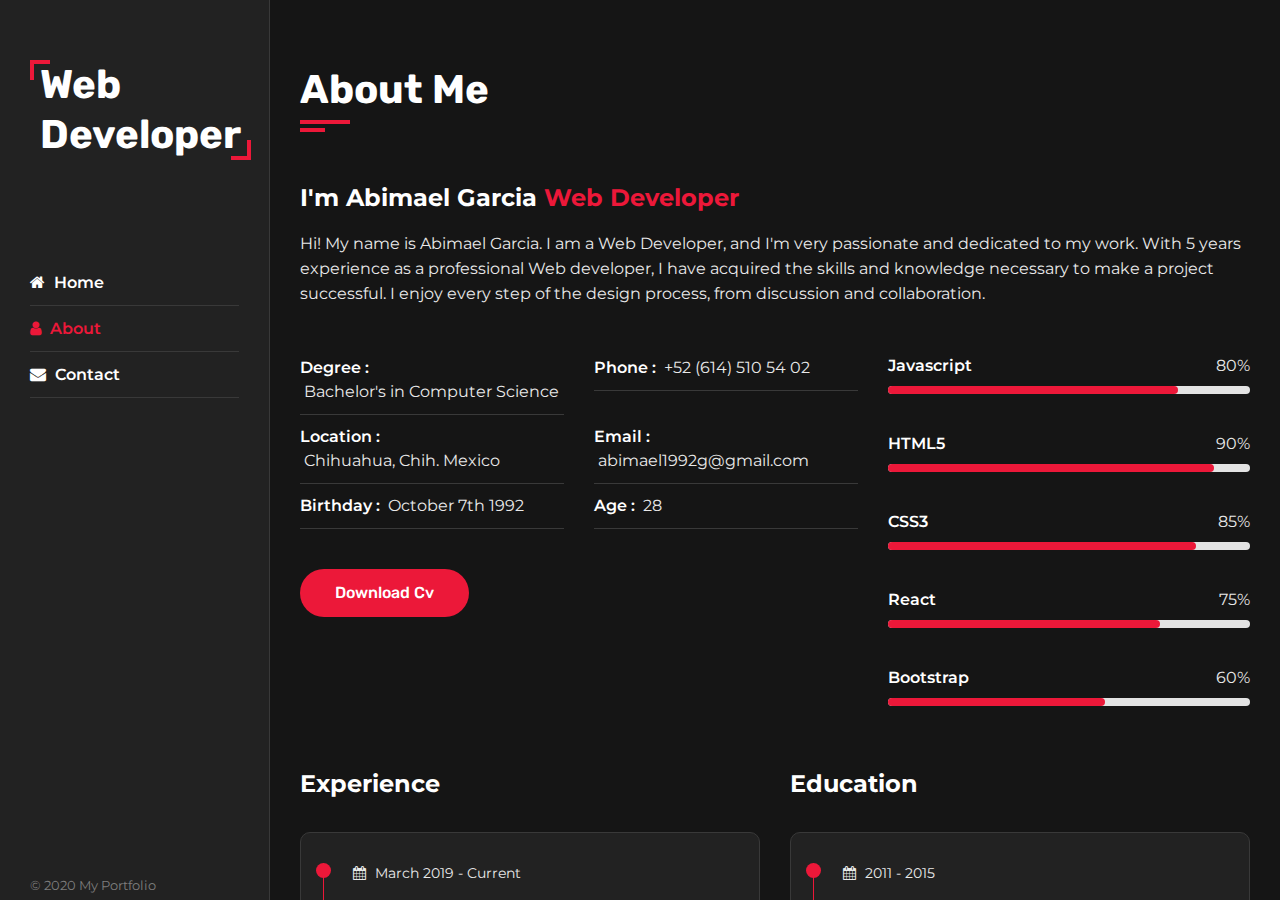
<file: about.html>
<!DOCTYPE html>
<html lang="en">

<head>
  <title>Personal Portfolio Template</title>
  <meta charset="utf-8">
  <meta name="viewport" content="width=device-width, initial-scale=1">
  <!-- Template css Files -->
  <link rel="stylesheet" href="css/style.css" type="text/css">
  <link rel="apple-touch-icon" sizes="180x180" href="./css/favicon/apple-touch-icon.png">
  <link rel="icon" type="image/png" sizes="32x32" href="./css/favicon/favicon-32x32.png">
  <link rel="icon" type="image/png" sizes="16x16" href="./css/favicon/favicon-16x16.png">
  <link rel="manifest" href="./css/favicon/site.webmanifest">
  <link rel="stylesheet" class="alternate-style" title="red" href="css/skins/red.css" type="text/css">
  <link rel="stylesheet" href="css/styleSwitcher.css" type="text/css">
</head>

<body class="dark">
  <!-- Main Container -->
  <div class="main-container">
    <!-- Aside -->
    <div class="aside">
      <!-- Nav Toggler Btn -->
      <div class="nav-toggler">
        <span></span>
      </div>
      <div class="aside-inner">
        <!-- Logo -->
        <div class="logo">
          <a href="#"><span>Web Developer</span></a>
        </div>
        <!-- Nav -->
        <ul class="nav">
          <li><a href="./index.html"><i class="fa fa-home"></i> Home</a></li>
          <li><a href="./about.html" class="active"><i class="fa fa-user"></i> About</a></li>
          <!-- <li><a href="#services"><i class="fa fa-list"></i> Services</a></li>
          <li><a href="#portfolio"><i class="fa fa-briefcase"></i> Portfolio</a></li>
          <li><a href="#blog"><i class="fa fa-comments" ></i> Blog</a></li> -->
          <li><a href="./contact.html"><i class="fa fa-envelope"></i> Contact</a></li>
        </ul>
        <!-- Copyright -->
        <div class="copyright-text">
          &copy; 2020 My Portfolio
        </div>
      </div>
    </div>
    <!-- Aside End -->
    <!-- Main Content -->
    <div class="main-content">
    <!-- About Section -->
    <section class="about section" id="about">
      <div class="container">
        <div class="row">
          <div class="section-title padd-15">
            <h2>About Me</h2>
          </div>
        </div>
        <div class="row">
          <div class="about-content padd-15">
            <div class="row">
              <div class="about-text padd-15">
                <h3>I'm Abimael Garcia <span>Web Developer</span></h3>
                <p>Hi! My name is Abimael Garcia. I am a Web Developer, and I'm very passionate and dedicated
                  to my work. With 5 years experience as a professional Web developer, I have acquired the skills and knowledge necessary to make a project successful. I enjoy every step of the design process, from discussion and collaboration. </p>
              </div>
            </div>
            <div class="row">
              <div class="personal-info padd-15">
                <div class="row">
                  <div class="info-item padd-15">
                    <p>Degree : <span>Bachelor's in Computer Science</span></p>
                  </div>
                  <div class="info-item padd-15">
                    <p>Phone : <span>+52 (614) 510 54 02</span></p>
                  </div>
                  <div class="info-item padd-15">
                    <p>Location : <span>Chihuahua, Chih. Mexico</span></p>
                  </div>
                  <div class="info-item padd-15">
                    <p>Email : <span>abimael1992g@gmail.com</span></p>
                  </div>
                  <div class="info-item padd-15">
                    <p>Birthday : <span>October 7th 1992</span></p>
                  </div>
                  <div class="info-item padd-15">
                    <p>Age : <span> 28 </span></p>
                  </div>
                </div>
                <div class="row">
                  <div class="buttons padd-15">
                    <a href="https://drive.google.com/uc?export=download&id=1d4HBbDEeGdYeaOoeYP77HPhDOa62abhY" class="btn"download="Abimael_Garcia_CV">Download Cv</a>
                  </div>
                </div>
              </div>
              <div class="skills padd-15">
                <div class="row">
                  <div class="skill-item padd-15">
                    <h5>Javascript</h5>
                    <div class="progress">
                      <div class="progress-in" style="width: 80%;"></div>
                      <div class="skill-porcent">
                        80%
                      </div>
                    </div>
                  </div>
                  <div class="skill-item padd-15">
                    <h5>HTML5</h5>
                    <div class="progress">
                      <div class="progress-in" style="width: 90%;"></div>
                      <div class="skill-porcent">
                        90%
                      </div>
                    </div>
                  </div>
                  <div class="skill-item padd-15">
                    <h5>CSS3</h5>
                    <div class="progress">
                      <div class="progress-in" style="width: 85%;"></div>
                      <div class="skill-porcent">
                        85%
                      </div>
                    </div>
                  </div>
                  <div class="skill-item padd-15">
                    <h5>React</h5>
                    <div class="progress">
                      <div class="progress-in" style="width: 75%;"></div>
                      <div class="skill-porcent">
                        75%
                      </div>
                    </div>
                  </div>
                  <div class="skill-item padd-15">
                    <h5>Bootstrap</h5>
                    <div class="progress">
                      <div class="progress-in" style="width: 60%;"></div>
                      <div class="skill-porcent">
                        60%
                      </div>
                    </div>
                  </div>
                </div>
              </div>
            </div>
            <div class="row">
              <div class="experience padd-15">
                <h3 class="title">Experience</h3>
                <div class="row">
                  <div class="timeline-box padd-15">
                    <div class="timeline shadow-dark">
                      <!-- timeline Item -->
                      <div class="timeline-item">
                        <div class="circle-dot"></div>
                        <h6 class="timeline-date"><i class="fa fa-calendar"></i> March 2019 - Current</h6>
                        <h3 class="timeline-title">Robert Bosch México </h3>
                        <h4 class="timeline-title">Web Developer | FrontEnd Developer</h4>
                        <p class="timeline-text">
                          <ul class="timeline-text">
                            <li> Creating appealing and interactive elements to engage users when navigating
                              through the applications.</li>
                              <li>Building and maintaining core functional logic of an application.</li>
                              <li>Designed websites, portals and web applications for multiple clients.</li> 
                              <li>Designed visual and graphic images to use on multiple platforms.</li>
                              <li>Repaired issues causing site crashes, resulting in elevated uptime and increased sales.</li>
                              <li>Participated in pre-project analysis and technical assessments to develop userfriendly 
                                interface and correct functionality to meet business objectives.</li> 
                          </ul>
                        </p>
                      </div>
                      <!-- timeline Item End -->
                      <!-- timeline Item -->
                      <div class="timeline-item">
                        <div class="circle-dot"></div>
                        <h6 class="timeline-date"><i class="fa fa-calendar"></i>July 2018 – March 2019</h6>
                        <h4 class="timeline-title">HCL Technologies </h4>
                        <h4 class="timeline-title">Java Developer</h4>
                        <p class="timeline-text">
                            <ul class="timeline-text">
                              <li>Coordinated system installations, testing and code corrections..</li>
                                <li>Collaborated with quality assurance team to set up scripts, test case and update
                                  automation protocols.</li> 
                                <li>Oversaw code reviews and laid out necessary changes for system updates.</li>
                                <li>Coordinated specifications and requirements for project technical needs.</li> 
                            </ul>
                          </p>
                      </div>
                      <!-- timeline Item End -->
                      <!-- timeline Item -->
                      <div class="timeline-item">
                        <div class="circle-dot"></div>
                        <h6 class="timeline-date"><i class="fa fa-calendar"></i>March 2016 - August 2018</h6>
                        <h4 class="timeline-title">DataZone/ AutoZone</h4>
                        <h4 class="timeline-title">Tech Support | Technical Analyst | Data Engineer</h4>
                        <p class="timeline-text">
                          <ul class="timeline-text">
                            <li> Managed performance monitoring and tuning while identifying and repairing
                          issues within database realm. </li> 
                          <li> Adept in troubleshooting and identifying current issues and providing effective
                          solutions. </li> 
                          <li> Assisted solution providers with definition and implementation of technical and
                          business strategies. </li> 
                          <li> Identified key use cases and associated reference architectures for market
                          segments and industry verticals. </li> 
                          <li> Collaborated with field sales, presales, training and support teams to help
                          partners learn to use products. </li> 
                          <li> Captured and shared best-practice knowledge amongst community. </li> 
                          <li> Contributed to maintaining databases in conjunction with data development
                          and software engineering teams. </li> 
                          <li> Promoted customer success in building and migrating applications, software and
                          services on platform. </li> 
                          <li> Provided global thought leadership in analytics solutions to benefit customers. </li> 
                          <li> Collected information by meeting with database architects and administrators
                          to determine client system limitations for capacity and load for data processing
                          projects. </li> 
                          <li> Collaborated with solution architects to define database and analytics
                          engagement strategies for operational territories and key accounts. </li> 
                          <li> Designed, built, implemented and maintained system for client. </li> 
                          <li> Wrote scripts and processes for data integration and bug fixes. </li>  
                        </ul>
                        </p>
                      </div>
                      <!-- timeline Item End -->
                      <!-- timeline Item -->
                      <div class="timeline-item">
                        <div class="circle-dot"></div>
                        <h6 class="timeline-date"><i class="fa fa-calendar"></i>June 2015 - March 2016</h6>
                        <h4 class="timeline-title">Jabil Inc.</h4>
                        <h4 class="timeline-title">ASP.NET Developer</h4>
                        <p class="timeline-text">
                          <ul class="timeline-text">
                            <li>Collaborated with field sales, presales, training and support teams to help
                              partners learn to use products.</li>
                            <li>Contributed to maintaining databases in conjunction with data development
                              and software engineering teams.</li>
                            <li>Collected information by meeting with administrators
                              to determine client system limitations.</li>
                            <li>Define database and analytics engagement strategies for operational and key accounts.</li>
                            <li>Designed, built, implemented and maintained system for client.</li>
                            <li>Wrote scripts and processes for data integration and bug fixes.</li>
                          </ul>  
                        </p>
                      </div>
                      <!-- timeline Item End -->
                    </div>
                  </div>
                </div>
              </div>
              <div class="education padd-15">
                <h3 class="title">Education</h3>
                <div class="row">
                  <div class="timeline-box padd-15">
                    <div class="timeline shadow-dark">
                      <!-- timeline Item -->
                      <div class="timeline-item">
                        <div class="circle-dot"></div>
                        <h6 class="timeline-date"><i class="fa fa-calendar"></i> 2011 - 2015</h6>
                        <h4 class="timeline-title">Bachelor's in Computer Science </h4>
                        <h4 class="timeline-title">Instituto Tecnológico </h4>
                      </div>
                      <!-- timeline Item End -->
                      <!-- timeline Item -->
                      <div class="timeline-item">
                        <div class="circle-dot"></div>
                        <h6 class="timeline-date"><i class="fa fa-calendar"></i> 2008 - 2011</h6>
                        <h4 class="timeline-title">Web Developer Training</h4>
                        <p class="timeline-text">HTML, CSS, & JavaScript - Certification Course</p>
                      </div>
                      <!-- timeline Item End -->
                    </div>
                  </div>
                </div>
              </div>
            </div>
          </div>
        </div>
      </div>
    </section>
    <!-- About Section End -->
    </div>
    <!-- Main Content End -->
  </div>
  <!-- Main Container End -->
  
  <!-- Template js -->
  <script src="js/script.js"></script>
</body>

</html>
</file>
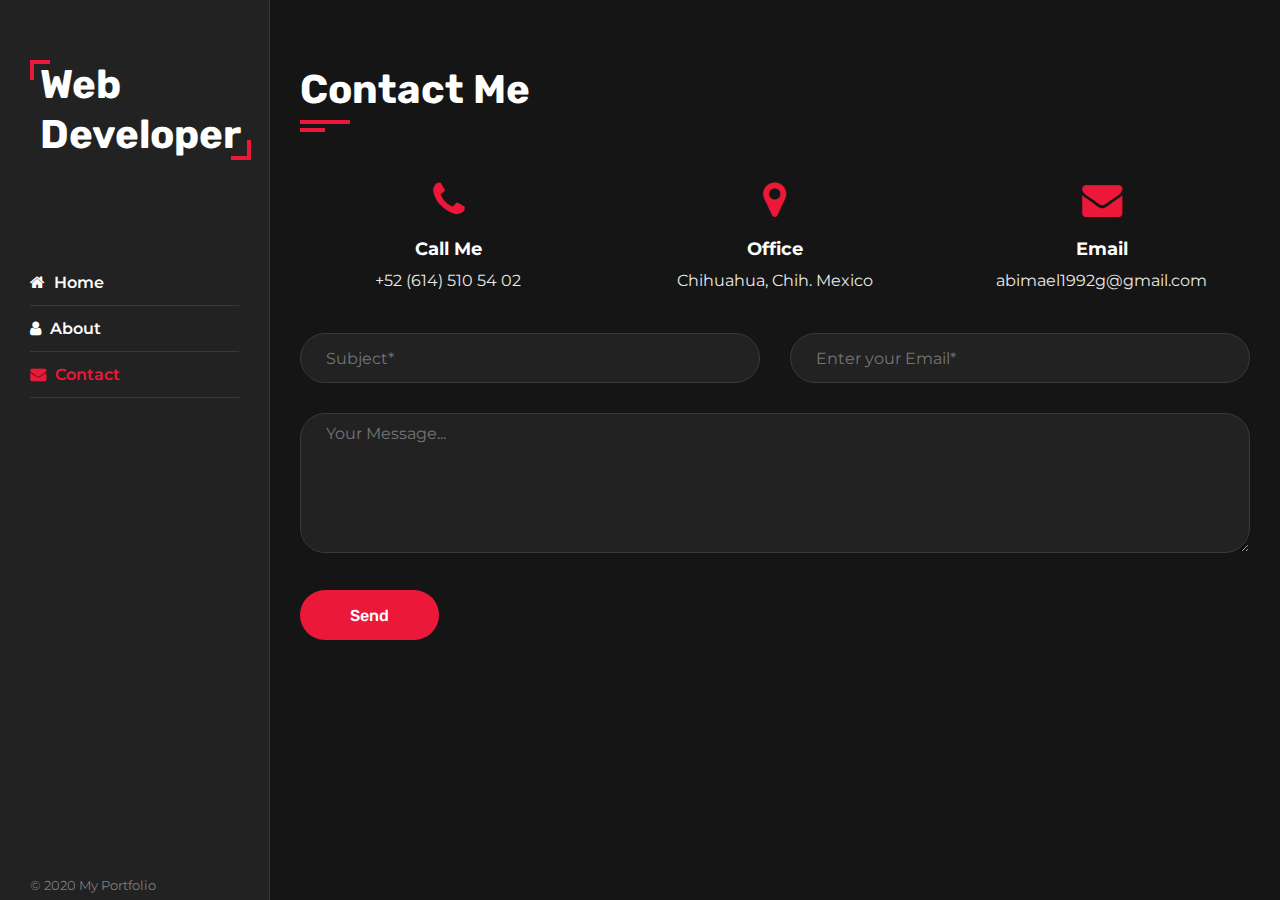
<file: contact.html>
<!DOCTYPE html>
<html lang="en">

<head>
  <title>Personal Portfolio Template</title>
  <meta charset="utf-8">
  <meta name="viewport" content="width=device-width, initial-scale=1">
  <!-- Template css Files -->
  <link rel="stylesheet" href="css/style.css" type="text/css">
  <link rel="apple-touch-icon" sizes="180x180" href="./css/favicon/apple-touch-icon.png">
  <link rel="icon" type="image/png" sizes="32x32" href="./css/favicon/favicon-32x32.png">
  <link rel="icon" type="image/png" sizes="16x16" href="./css/favicon/favicon-16x16.png">
  <link rel="manifest" href="./css/favicon/site.webmanifest">
  <link rel="stylesheet" class="alternate-style" title="red" href="css/skins/red.css" type="text/css">
  <link rel="stylesheet" href="css/styleSwitcher.css" type="text/css">
</head>

<body class="dark">
  <!-- Main Container -->
  <div class="main-container">
    <!-- Aside -->
    <div class="aside">
      <!-- Nav Toggler Btn -->
      <div class="nav-toggler">
        <span></span>
      </div>
      <div class="aside-inner">
        <!-- Logo -->
        <div class="logo">
          <a href="#"><span>Web Developer</span></a>
        </div>
        <!-- Nav -->
        <ul class="nav">
          <li><a href="./index.html"><i class="fa fa-home"></i> Home</a></li>
          <li><a href="./about.html"><i class="fa fa-user"></i> About</a></li>
          <!-- <li><a href="#services"><i class="fa fa-list"></i> Services</a></li>
          <li><a href="#portfolio"><i class="fa fa-briefcase"></i> Portfolio</a></li>
          <li><a href="#blog"><i class="fa fa-comments" ></i> Blog</a></li> -->
          <li><a href="./contact.html" class="active"><i class="fa fa-envelope"></i> Contact</a></li>
        </ul>
        <!-- Copyright -->
        <div class="copyright-text">
          &copy; 2020 My Portfolio
        </div>
      </div>
    </div>
    <!-- Aside End -->
    <!-- Main Content -->
    <div class="main-content">
      <!-- Contact Section -->
      <section class="contact section" id="contact">
        <div class="container">
          <div class="row">
            <div class="section-title padd-15">
              <h2>Contact Me</h2>
            </div>
          </div>
          <div class="row">
            <!-- contact-info-item  -->
            <div class="contact-info-item padd-15">
              <div class="icon">
                <i class="fa fa-phone"></i>
                <h4>Call Me</h4>
                <p>+52 (614) 510 54 02</p>
              </div>
            </div>
            <!-- contact-info-item end -->
            <!-- contact-info-item  -->
            <div class="contact-info-item padd-15">
              <div class="icon">
                <i class="fa fa-map-marker"></i>
                <h4>Office</h4>
                <p>Chihuahua, Chih. Mexico</p>
              </div>
            </div>
            <!-- contact-info-item end -->
            <!-- contact-info-item  -->
            <div class="contact-info-item padd-15">
              <div class="icon">
                <i class="fa fa-envelope"></i>
                <h4>Email</h4>
                <p>abimael1992g@gmail.com</p>
              </div>
            </div>
            <!-- contact-info-item end -->
          </div>
          <!-- Contact Form -->
          <div class="row">
            <form action="https://formsubmit.co/abimael1992g@gmail.com" class="contact-form padd-15" method="POST" enctype="multipart/form-data" name="EmailForm">
              <div class="row">
                <div class="form-item col-6 padd-15">
                  <div class="form-group">
                    <input type="text" name="Subject" class="form-control" placeholder="Subject*" required>
                  </div>
                </div>
                <div class="form-item col-6 padd-15">
                  <div class="form-group">
                    <input type="email" name="email" class="form-control" placeholder="Enter your Email*" required>
                  </div>
                </div>
              </div>
              <div class="row">
                <div class="form-item col-12 padd-15">
                  <div class="form-group">
                    <textarea class="form-control" name="Message" placeholder="Your Message..." required></textarea>
                  </div>
                </div>
              </div>
              <input type="hidden" name="_captcha" value="false">
              <input type="hidden" name="_next" value="https://my-portfolio-rust-sigma.vercel.app/">
              <input type="hidden" name="_autoresponse" value="Thank you!">
              <div class="row">
                <div class="col-12 padd-15">
                  <button type="submit" value="Submit" class="btn">Send</button>
                </div>
              </div>
            </form>
          </div>
          <!-- Contact Form End -->
        </div>
      </section>
      <!-- Contact Section End -->
    </div>
    <!-- Main Content End -->
  </div>
  <!-- Main Container End -->
  <!-- Plugins -->
  <!-- Template js -->
  <script src="js/script.js"></script>
</body>

</html>
</file>
<file: css/skins/red.css>
.aside .logo a::before{
    border-top: 4px solid #ec1839;
    border-left: 4px solid #ec1839;
}

.aside .logo a::after{
    border-right: 4px solid #ec1839;
    border-bottom: 4px solid #ec1839;
}

.aside .nav li a:hover, 
body.dark .aside .nav li a:hover,
.blog .blog-item-inner .blog-info .blog-tags a,
.portfolio .portfolio-item .portfolio-info .icon .fa,
.lightbox .lightbox-controls .prev-item .fa,
.contact .contact-info-item .icon .fa,
.lightbox .lightbox-controls .next-item .fa,
.about .about-content .about-text h3 span,
.portfolio .portfolio-filter button.active,
body.dark .portfolio .portfolio-filter button.active,
.service .service-item .service-item-inner .icon .fa,
body.dark .aside .nav li a.active,
.aside .nav li a.active{
    color: #ec1839;
}

.btn,
.service .service-item .service-item-inner:hover .icon,
.about .about-content .timeline .circle-dot,
.blog .blog-item-inner .blog-img .blog-date,
.about .about-content .skills .skill-item .progress .progress-in,
.about .about-content .timeline-item::before,
.aside .nav-toggler span,
.section-title h2::before,
.section-title h2::after,
.aside .nav-toggler span::before,
.aside .nav-toggler span::after,
.home .intro .social-links a{
    background-color: #ec1839;
}

.portfolio .portfolio-filter button.active{
    border-color: #ec1839;
}
</file>
<file: css/styleSwitcher.css>
.style-switcher{
    position: fixed;
    top: 20px;
    right: 0;
    z-index: 10;
    background-color: white;
    padding: 15px;
    border: 1px solid #d4d4e3;
    border-right: none;
    border-radius: 0 0 0 5px;
    transform: translateX(100%);
    -webkit-transform: translateX(100%);
    transition: all 0.3s ease;
    -webkit-transition: all 0.3s ease;
}
.style-switcher.open{
    transform: translateX(0%);
    -webkit-transform: translateX(0%);
}
.style-switcher h5{
    font-size: 16px;
    color: #302e4d;
    margin-bottom: 8px;
    padding-bottom: 5px;
    border-bottom: 1px solid #e8dfec;
}
.style-switcher ul{
    margin: 0;
    padding: 0;
    list-style: none;   
    display: block;
    margin-bottom: 5px;
}
.style-switcher ul li{
    display: inline-block;
}
.style-switcher ul li a{
    height: 30px;
    width: 30px;
    display: block;
    border-radius: 50%;
    cursor: pointer;
    text-decoration: none;
    margin-right: 2px;
}
.style-switcher .toggle-style-switcher{
    position: absolute;
    height: 45px;
    width: 45px;
    background-color: #ffffff;
    left: -46px;
    top: -1px;
    border: 1px solid #d4d4e3;
    border-right: none;
    text-align: center;
    cursor: pointer;
    border-radius: 5px 0 0 5px;
}
.style-switcher .toggle-style-switcher .fa{
    font-size: 20px;
    line-height: 43px;
}

/* Dark Body */

body.dark .section{
    background-color: #151515;
}
body.dark .aside,
body.dark .contact .contact-form .form-item .form-control,
body.dark .blog .blog-item-inner .blog-info,
body.dark .service .service-item .service-item-inner,
body.dark .about .about-content .timeline{
    background-color: #222222;
}
body.dark .aside .nav li a,
body.dark .blog .blog-item-inner .blog-info .blog-title,
body.dark .contact .contact-info-item h4,
body.dark .portfolio .portfolio-filter button,
body.dark .service .service-item .service-item-inner h4,
body.dark .about .about-content .timeline .timeline-title,
body.dark .about .about-content .skills .skill-item h5,
body.dark .about .about-content .personal-info .info-item p,
body.dark .about .about-content .about-text h3,
body.dark .home .intro h1,
body.dark .about .about-content h3.title,
body.dark .section-title h2,
body.dark .aside .logo a{
    color: #ffffff;
}
body.dark .home .intro span,
body.dark .contact .contact-form .form-item .form-control,
body.dark .blog .blog-item-inner .blog-info .blog-description,
body.dark .contact .contact-info-item p,
body.dark .blog .blog-item-inner .blog-info .blog-tags,
body.dark .service .service-item .service-item-inner p,
body.dark .about .about-content .timeline .timeline-text,
body.dark .about .about-content .timeline .timeline-date,
body.dark .about .about-content .skills .skill-item .skill-porcent,
body.dark .about .about-content .personal-info .info-item p span,
body.dark .about .about-content .about-text p{
    color: #e9e9e9;
}
body.dark .about .about-content .personal-info .info-item p,
body.dark .aside,
body.dark .contact .contact-form .form-item .form-control,
body.dark .blog .blog-item-inner,
body.dark .portfolio .portfolio-item-innner,
body.dark .service .service-item .service-item-inner,
body.dark .about .about-content .timeline,
body.dark .aside .nav li a{
    border-color: #393939;
}
body.dark .shadow-dark{
    -webkit-box-shadow: none;
    box-shadow: none;
}
</file>
<file: css/style.css>
/*Font Awesome Free Icon*/
@import url("https://stackpath.bootstrapcdn.com/font-awesome/4.7.0/css/font-awesome.min.css");
/*Google fonts*/
@import url("https://fonts.googleapis.com/css?family=Montserrat:400,500,600,700&display=swap");
@import url("https://fonts.googleapis.com/css?family=Rubik:500,700,900&display=swap");

/* General Style */
body {
	margin: 0;
	line-height: 1.5;
	font-size: 16px;
	font-family: "Montserrat", sans-serif;
	font-weight: 400;
}

* {
	margin: 0;
	padding: 0;
	outline: none;
	text-decoration: none;
	box-sizing: border-box;
}

::before,
::after {
	box-sizing: border-box;
}

input,
textarea,
select {
	font-family: "Montserrat", sans-serif;
}

.section {
	background-color: #f2f2fc;
	min-height: 100vh;
	display: block;
	padding: 0 30px;
	position: fixed;
	left: 270px;
	top: 0;
	right: 0;
	bottom: 0;
	z-index: 0;
	overflow-x: hidden;
	overflow-y: auto;
	opacity: 1;
	transition: all 0.3s ease;
	-webkit-transition: all 0.3s ease;
}

.section.active {
	opacity: 1;
	z-index: 2;
	animation: slideSection 1s ease;
	-webkit-animation: slideSection 1s ease;
	-moz-animation: slideSection 1s ease;
	-o-animation: slideSection 1s ease;
}

.section.back-section {
	z-index: 1;
}

@keyframes slideSection {
	0% {
		transform: translateX(100%);
		-webkit-transform: translateX(100%);
		-moz-transform: translateX(100%);
		-o-transform: translateX(100%);
	}

	100% {
		transform: translateX(0%);
		-webkit-transform: translateX(0%);
		-moz-transform: translateX(0%);
		-o-transform: translateX(0%);
	}
}

@-webkit-keyframes slideSection {
	0% {
		transform: translateX(100%);
		-webkit-transform: translateX(100%);
		-moz-transform: translateX(100%);
		-o-transform: translateX(100%);
	}

	100% {
		transform: translateX(0%);
		-webkit-transform: translateX(0%);
		-moz-transform: translateX(0%);
		-o-transform: translateX(0%);
	}
}

@-moz-keyframes slideSection {
	0% {
		transform: translateX(100%);
		-webkit-transform: translateX(100%);
		-moz-transform: translateX(100%);
		-o-transform: translateX(100%);
	}

	100% {
		transform: translateX(0%);
		-webkit-transform: translateX(0%);
		-moz-transform: translateX(0%);
		-o-transform: translateX(0%);
	}
}

@-o-keyframes slideSection {
	0% {
		transform: translateX(100%);
		-webkit-transform: translateX(100%);
		-moz-transform: translateX(100%);
		-o-transform: translateX(100%);
	}

	100% {
		transform: translateX(0%);
		-webkit-transform: translateX(0%);
		-moz-transform: translateX(0%);
		-o-transform: translateX(0%);
	}
}

.section .container {
	padding-top: 60px;
	padding-bottom: 70px;
}

.section-title {
	-ms-flex: 0 0 100%;
	flex: 0 0 100%;
	max-width: 100%;
	margin-bottom: 60px;
}

.section-title h2 {
	font-size: 40px;
	color: #302e4d;
	font-family: "Rubik", sans-serif;
	font-weight: 700;
	margin: 0;
	position: relative;
}

.section-title h2::before {
	content: "";
	height: 4px;
	width: 50px;
	position: absolute;
	top: 100%;
	left: 0;
}

.section-title h2::after {
	content: "";
	height: 4px;
	width: 25px;
	position: absolute;
	top: 100%;
	left: 0;
	margin-top: 8px;
}

.row {
	display: -ms-flexbox;
	display: flex;
	-ms-flex-wrap: wrap;
	flex-wrap: wrap;
	margin-right: -15px;
	margin-left: -15px;
	position: relative;
}

.padd-15 {
	padding-left: 15px;
	padding-right: 15px;
}

.container {
	max-width: 1100px;
	width: 100%;
	margin: auto;
}

.shadow-dark {
	-webkit-box-shadow: 0 0 20px rgba(48, 46, 77, 0.15);
	box-shadow: 0 0 20px rgba(48, 46, 77, 0.15);
}

.btn {
	font-size: 16px;
	font-family: "Rubik", sans-serif;
	font-weight: 500;
	padding: 12px 35px;
	color: #ffffff;
	border-radius: 40px;
	transition: all 0.3s ease;
	-webkit-transition: all 0.3s ease;
	display: inline-block;
	white-space: nowrap;
	border: none;
	cursor: pointer;
}

.btn:hover {
	-webkit-transform: scale(1.05);
	transform: scale(1.05);
}

.hidden {
	display: none !important;
}

/* Preloader */
.preloader {
	background-color: #222222;
	position: fixed;
	left: 0;
	top: 0;
	height: 100%;
	width: 100%;
	z-index: 150;
	display: flex;
	display: -ms-flexbox;
	-ms-flex-align: center;
	-ms-flex-pack: center;
	align-items: center;
	justify-content: center;
	transition: all 1s ease;
	-webkit-transition: all 1s ease;
}

.preloader.opacity-0 {
	opacity: 0;
}

.preloader .loader {
	height: 40px;
	width: 40px;
	border: 4px solid #e3e3e3;
	border-radius: 50%;
	border-top: 4px solid transparent;
	border-bottom: 4px solid transparent;
	animation: spin 2s linear infinite;
	-webkit-animation: spin 2s linear infinite;
}

@keyframes spin {
	0% {
		transform: rotate(0deg);
		-webkit-transform: rotate(0deg);
	}

	100% {
		transform: rotate(360deg);
		-webkit-transform: rotate(360deg);
	}
}

@-webkit-keyframes spin {
	0% {
		transform: rotate(0deg);
		-webkit-transform: rotate(0deg);
	}

	100% {
		transform: rotate(360deg);
		-webkit-transform: rotate(360deg);
	}
}

/* Aside */

.aside {
	width: 270px;
	background-color: #fdf9ff;
	position: fixed;
	height: 100%;
	left: 0;
	top: 0;
	z-index: 11;
	border-right: 1px solid #e8dfec;
	/* padding: 30px; */
	transition: all 0.3s ease;
	-webkit-transition: all 0.3s ease;
	/* overflow-y: auto; */
}

.aside .aside-inner {
	position: absolute;
	left: 0;
	top: 0;
	width: 100%;
	height: 100%;
	padding: 30px;
	overflow-y: auto;
}

.aside .logo {
	padding: 30px 0;
}

.aside .logo a {
	font-size: 40px;
	color: #302e4d;
	font-family: "Rubik", sans-serif;
	font-weight: 700;
	text-decoration: none;
	display: inline-block;
	position: relative;
	padding: 0 10px;
	line-height: 50px;
}

.aside .logo a::before {
	content: "";
	height: 20px;
	width: 20px;
	position: absolute;
	top: 0;
	left: 0;
}

.aside .logo a::after {
	content: "";
	height: 20px;
	width: 20px;
	position: absolute;
	bottom: 0;
	right: 0;
}

.aside .nav-toggler {
	height: 40px;
	width: 45px;
	border: 1px solid #d4d4e3;
	cursor: pointer;
	position: fixed;
	left: 300px;
	top: 20px;
	z-index: 11;
	border-radius: 5px;
	background-color: #fdf9ff;
	/* display: -ms-flexbox;
    display: flex; */
	display: none;
	-ms-flex-align: center;
	align-items: center;
	justify-content: center;
	-ms-flex-pack: center;
	transition: all 0.3s ease;
	-webkit-transition: all 0.3s ease;
}

.aside .nav-toggler span {
	height: 2px;
	width: 18px;
	display: inline-block;
	position: relative;
}

.aside .nav-toggler.open span {
	background-color: transparent;
}

.aside .nav-toggler span::before {
	content: "";
	height: 2px;
	width: 18px;
	position: absolute;
	top: -6px;
	left: 0;
}

.aside .nav-toggler.open span::before {
	transform: rotate(45deg);
	-webkit-transform: rotate(45deg);
	top: 0px;
}

.aside .nav-toggler span::after {
	content: "";
	height: 2px;
	width: 18px;
	position: absolute;
	top: 6px;
	left: 0;
}

.aside .nav-toggler.open span::after {
	transform: rotate(-45deg);
	-webkit-transform: rotate(-45deg);
	top: 0px;
}

.aside .nav {
	list-style: none;
	margin: 70px 0;
	padding: 0;
}

.aside .nav li {
	display: block;
}

.aside .nav li a {
	font-size: 16px;
	font-weight: 600;
	color: #302e4d;
	text-decoration: none;
	line-height: 45px;
	display: block;
	border-bottom: 1px solid #e8dfec;
	-webkit-transition: all 0.3s ease;
	transition: all 0.3s ease;
	text-transform: capitalize;
}

.aside .nav li a:not(.active):hover {
	padding-left: 5px;
}

.aside .nav li a .fa {
	margin-right: 5px;
}

.aside .copyright-text {
	position: absolute;
	bottom: 5px;
	font-size: 13px;
	color: #7d7d7d;
}

/* Home Section */

.home {
	min-height: 100vh;
	display: -ms-flexbox;
	display: flex;
}

.home .intro {
	text-align: center;
}

.home .intro img {
	height: 200px;
	width: 200px;
	border-radius: 50%;
	display: inline-block;
	border: 8px solid #ffffff;
}

.home .intro h1 {
	font-size: 30px;
	color: #302e4d;
	font-family: "Rubik", sans-serif;
	font-weight: 700;
	margin: 20px 0 5px;
}

.home .intro span {
	font-size: 16px;
	font-weight: 500;
	margin: 0;
	line-height: 22px;
	color: #504e70;
}

.home .intro .social-links {
	margin-top: 25px;
}

.home .intro .social-links a {
	height: 35px;
	width: 35px;
	display: inline-block;
	text-align: center;
	line-height: 35px;
	color: #ffffff;
	margin: 0 4px;
	border-radius: 40%;
	text-decoration: none;
	-webkit-transition: all 0.3s ease;
	transition: all 0.3s ease;
}

.home .intro .social-links a:hover {
	-webkit-transform: scale(1.1);
	transform: scale(1.1);
}

.ityped-cursor {
	/* font-size: 2.2rem; */
	opacity: 1;
	-webkit-animation: blink 0.3s infinite;
	-moz-animation: blink 0.3s infinite;
	animation: blink 0.3s infinite;
	animation-direction: alternate;
}

@keyframes blink {
	100% {
		opacity: 0;
	}
}

@-webkit-keyframes blink {
	100% {
		opacity: 0;
	}
}

@-moz-keyframes blink {
	100% {
		opacity: 0;
	}
}

/* About Section */

.about .about-content {
	-ms-flex: 0 0 100%;
	flex: 0 0 100%;
	max-width: 100%;
}

.about .about-content .about-text {
	-ms-flex: 0 0 100%;
	flex: 0 0 100%;
	max-width: 100%;
}

.about .about-content .about-text h3 {
	font-size: 24px;
	margin-bottom: 15px;
	font-weight: 700;
	color: #302e4d;
}

.about .about-content .about-text p {
	font-size: 16px;
	line-height: 25px;
	color: #020203;
	margin: 0;
}

.about .about-content .personal-info {
	-ms-flex: 0 0 60%;
	flex: 0 0 60%;
	max-width: 60%;
	margin-top: 40px;
}

.about .about-content .personal-info .info-item {
	-ms-flex: 0 0 50%;
	flex: 0 0 50%;
	max-width: 50%;
}

.about .about-content .personal-info .info-item p {
	font-weight: 600;
	padding: 10px 0;
	font-size: 16px;
	margin: 0;
	color: #302e4d;
	border-bottom: 1px solid #e8dfec;
}

.about .about-content .personal-info .info-item p span {
	font-weight: 400;
	color: #504e70;
	margin-left: 4px;
	display: inline-block;
}

.about .about-content .personal-info .buttons {
	margin-top: 30px;
}

.about .about-content .personal-info .buttons .btn {
	margin-right: 15px;
	margin-top: 10px;
}

.about .about-content .skills {
	-ms-flex: 0 0 40%;
	flex: 0 0 40%;
	max-width: 40%;
	margin-top: 40px;
}

.about .about-content .skills .skill-item {
	-ms-flex: 0 0 100%;
	flex: 0 0 100%;
	max-width: 100%;
}

.about .about-content .skills .skill-item h5 {
	line-height: 40px;
	font-weight: 600;
	font-size: 16px;
	color: #302e4d;
	text-transform: capitalize;
	margin: 0;
}

.about .about-content .skills .skill-item {
	margin-bottom: 30px;
}

.about .about-content .skills .skill-item .progress {
	background-color: #e3e3e3;
	height: 8px;
	border-radius: 4px;
	width: 100%;
	position: relative;
}

.about .about-content .skills .skill-item .progress .progress-in {
	position: absolute;
	left: 0;
	top: 0;
	height: 100%;
	border-radius: 4px;
}

.about .about-content .skills .skill-item .skill-porcent {
	line-height: 40px;
	position: absolute;
	right: 0;
	top: -40px;
	font-weight: 400;
	color: #302e4d;
}

.about .about-content .education {
	-ms-flex: 0 0 50%;
	flex: 0 0 50%;
	max-width: 50%;
	margin-top: 30px;
}

.about .about-content .experience {
	-ms-flex: 0 0 50%;
	flex: 0 0 50%;
	max-width: 50%;
	margin-top: 30px;
}

.about .about-content h3.title {
	font-size: 24px;
	margin-bottom: 30px;
	font-weight: 700;
	color: #302e4d;
}

.about .about-content .timeline {
	background-color: #fdf9ff;
	padding: 30px 15px;
	border: 1px solid #d4d4e3;
	border-radius: 10px;
	position: relative;
	width: 100%;
}

.about .about-content .timeline .timeline-item {
	position: relative;
	padding-left: 37px;
	padding-bottom: 50px;
}

.about .about-content .timeline .timeline-item::before {
	content: "";
	width: 1px;
	position: absolute;
	height: 100%;
	left: 7px;
	top: 0;
}

.about .about-content .timeline .timeline-item:last-child {
	padding-bottom: 0px;
}

.about .about-content .timeline-box {
	-ms-flex: 0 0 100%;
	flex: 0 0 100%;
	max-width: 100%;
}

.about .about-content .timeline .circle-dot {
	position: absolute;
	left: 0;
	top: 0px;
	height: 15px;
	width: 15px;
	left: 0px;
	border-radius: 50%;
}

.about .about-content .timeline .timeline-date {
	font-size: 14px;
	font-weight: 400;
	color: #504e70;
	margin-bottom: 12px;
}

.about .about-content .timeline .timeline-date .fa {
	margin-right: 5px;
}

.about .about-content .timeline .timeline-title {
	font-weight: 700;
	font-size: 18px;
	margin-bottom: 15px;
	text-transform: capitalize;
	color: #302e4d;
}

.about .about-content .timeline .timeline-text {
	font-size: 16px;
	line-height: 25px;
	color: #504e70;
	margin: 0;
}

/* Services Section */

.service .container {
	padding-bottom: 40px;
}

.service .service-item {
	flex: 0 0 33.33%;
	-ms-flex: 0 0 33.33%;
	max-width: 33.33%;
	margin-bottom: 30px;
	display: -ms-flexbox;
	display: flex;
}

.service .service-item .service-item-inner {
	background-color: #fdf9ff;
	border: 1px solid #d4d4e3;
	border-radius: 10px;
	padding: 30px 15px;
	text-align: center;
	transition: all 0.3s ease;
	-webkit-transition: all 0.3s ease;
}

.service .service-item .service-item-inner:hover {
	-webkit-box-shadow: 0 0 20px rgba(48, 46, 77, 0.15);
	box-shadow: 0 0 20px rgba(48, 46, 77, 0.15);
}

.service .service-item .service-item-inner .icon {
	height: 60px;
	width: 60px;
	display: block;
	margin: 0 auto 30px;
	text-align: center;
	border-radius: 50%;
	transition: all 0.3s ease;
	-webkit-transition: all 0.3s ease;
}

.service .service-item .service-item-inner .icon .fa {
	font-size: 40px;
	line-height: 60px;
	transition: all 0.3s ease;
	-webkit-transition: all 0.3s ease;
}

.service .service-item .service-item-inner:hover .icon .fa {
	font-size: 25px;
	color: #ffffff;
}

.service .service-item .service-item-inner h4 {
	font-size: 18px;
	margin-bottom: 15px;
	color: #302e4d;
	font-weight: 700;
	text-transform: capitalize;
}

.service .service-item .service-item-inner p {
	font-size: 16px;
	color: #504e70;
	line-height: 25px;
	margin: 0;
}

/* Portfolio Section */

.portfolio .container {
	padding-bottom: 40px;
}

.portfolio .portfolio-filter {
	flex: 0 0 100%;
	-ms-flex: 0 0 100%;
	max-width: 100%;
	text-align: center;
	margin-bottom: 40px;
}

.portfolio .portfolio-filter button {
	border: none;
	background-color: transparent;
	font-size: 18px;
	font-weight: 700;
	text-transform: capitalize;
	margin: 0 10px;
	color: #302e4d;
	cursor: pointer;
	border-bottom: 2px solid transparent;
	white-space: nowrap;
	padding-bottom: 2px;
	transition: all 0.3s ease;
	-webkit-transition: all 0.3s ease;
}

.portfolio .portfolio-item {
	flex: 0 0 33.33%;
	-ms-flex: 0 0 33.33%;
	max-width: 33.33%;
	margin-bottom: 30px;
}

.portfolio .portfolio-item.hide {
	display: none;
}

.portfolio .portfolio-item.show {
	display: block;
	animation: showItem 0.5s ease;
}

@keyframes showItem {
	0% {
		transform: scale(0.8);
		-webkit-transform: scale(0.8);
	}

	100% {
		transform: scale(1);
		-webkit-transform: scale(1);
	}
}

@-webkit-keyframes showItem {
	0% {
		transform: scale(0.8);
		-webkit-transform: scale(0.8);
		opacity: 0;
	}

	100% {
		transform: scale(1);
		-webkit-transform: scale(1);
		opacity: 1;
	}
}

.portfolio .portfolio-item-inner {
	border: 6px solid #fdf9ff;
	border-radius: 10px;
	overflow: hidden;
	cursor: pointer;
	position: relative;
}

.portfolio .portfolio-item-inner .portfolio-img img {
	width: 100%;
	display: block;
}

.portfolio .portfolio-item .portfolio-info {
	position: absolute;
	top: 0;
	left: 0;
	background-color: rgba(0, 0, 0, 0.8);
	height: 100%;
	width: 100%;
	z-index: 1;
	padding: 30px;
	opacity: 0;
	transition: all 0.3s ease;
	-webkit-transition: all 0.3s ease;
}

.portfolio .portfolio-item-inner:hover .portfolio-info {
	opacity: 1;
}

.portfolio .portfolio-item .portfolio-info h4 {
	font-size: 18px;
	font-weight: 700;
	color: #ffffff;
	text-transform: capitalize;
	transition: all 0.3s ease;
	-webkit-transition: all 0.3s ease;
	transform: translate(-20px);
	-webkit-transform: translate(-20px);
	opacity: 0;
}

.portfolio .portfolio-item-inner:hover .portfolio-info h4 {
	transform: translate(0px);
	-webkit-transform: translate(0px);
	opacity: 1;
}

.portfolio .portfolio-item .portfolio-info .icon {
	height: 40px;
	width: 40px;
	background-color: #ffffff;
	text-align: center;
	border-radius: 50%;
	position: absolute;
	right: 30px;
	bottom: 30px;
	transition: all 0.3s ease;
	-webkit-transition: all 0.3s ease;
	transform: translate(20px);
	-webkit-transform: translate(20px);
	opacity: 0;
}

.portfolio .portfolio-item-inner:hover .portfolio-info .icon {
	transform: translate(0px);
	-webkit-transform: translate(0px);
	opacity: 1;
}

.portfolio .portfolio-item .portfolio-info .icon .fa {
	line-height: 40px;
}

/* Lightbox */

.lightbox {
	position: fixed;
	left: 0;
	top: 0;
	width: 100%;
	height: 100%;
	background-color: rgba(0, 0, 0, 0.6);
	z-index: 100;
	display: none;
	align-items: center;
	-ms-flex-align: center;
	-ms-flex-pack: center;
	justify-content: center;
	cursor: zoom-out;
	padding: 30px;
}

.lightbox.open {
	display: flex;
	display: -ms-flexbox;
}

.lightbox .lightbox-content img {
	height: auto;
	width: auto;
	max-width: 100%;
	max-height: 500px;
	cursor: pointer;
	display: block;
	padding: 40px 0 30px;
}

.lightbox.open .lightbox-content {
	animation: lightboxImage 0.5s ease;
}

@keyframes lightboxImage {
	0% {
		transform: scale(0.8);
		-webkit-transform: scale(0.8);
	}

	100% {
		transform: scale(1);
		-webkit-transform: scale(1);
	}
}

@-webkit-keyframes lightboxImage {
	0% {
		transform: scale(0.8);
		-webkit-transform: scale(0.8);
	}

	100% {
		transform: scale(1);
		-webkit-transform: scale(1);
	}
}

.lightbox .lightbox-content {
	position: relative;
}

.lightbox .lightbox-content .lightbox-caption {
	position: absolute;
	bottom: 0;
	left: 0;
	width: 100%;
	display: -ms-flexbox;
	display: flex;
	-ms-flex-pack: space-between;
	justify-content: space-between;
	font-size: 16px;
	color: #ffffff;
	font-weight: 400;
	z-index: -1;
}

.lightbox .lightbox-content .lightbox-close {
	position: absolute;
	height: 40px;
	width: 40px;
	top: 0px;
	right: 0px;
	font-size: 32px;
	text-align: right;
	color: #ffffff;
	line-height: 40px;
	cursor: pointer;
}

.lightbox .lightbox-controls .prev-item,
.lightbox .lightbox-controls .next-item {
	position: absolute;
	height: 40px;
	width: 40px;
	background-color: #ffffff;
	text-align: center;
	border-radius: 50%;
	cursor: pointer;
	top: 50%;
	margin-top: -20px;
	z-index: 110;
	transition: all 0.3s ease;
	-webkit-transition: all 0.3s ease;
}

.lightbox .lightbox-controls .prev-item:active,
.lightbox .lightbox-controls .next-item:active {
	transform: scale(1.1);
	-webkit-transform: scale(1.1);
}

.lightbox .lightbox-controls .prev-item:hover,
.lightbox .lightbox-controls .next-item:hover {
	transform: scale(1);
	-webkit-transform: scale(1);
}

.lightbox .lightbox-controls .prev-item {
	left: 30px;
}

.lightbox .lightbox-controls .next-item {
	right: 30px;
}

.lightbox .lightbox-controls .prev-item .fa,
.lightbox .lightbox-controls .next-item .fa {
	font-size: 32px;
	line-height: 40px;
}

/* Blog Section */

.blog .container {
	padding-bottom: 40px;
}

.blog .blog-item {
	flex: 0 0 33.33%;
	-ms-flex: 0 0 33.33%;
	max-width: 33.33%;
	margin-bottom: 30px;
}

.blog .blog-item-inner {
	border-radius: 10px;
	overflow: hidden;
	border: 1px solid #d4d4e3;
}

.blog .blog-item-inner .blog-img {
	position: relative;
	overflow: hidden;
}

.blog .blog-item-inner .blog-img img {
	width: 100%;
	display: block;
	transition: all 0.5s ease;
	-webkit-transition: all 0.5s ease;
}

.blog .blog-item-inner:hover .blog-img img {
	transform: scale(1.1);
	-webkit-transform: scale(1.1);
}

.blog .blog-item-inner .blog-img .blog-date {
	position: absolute;
	padding: 4px 10px;
	border-radius: 5px;
	color: #ffffff;
	font-size: 14px;
	font-weight: 600;
	left: 15px;
	bottom: 15px;
}

.blog .blog-item-inner .blog-info {
	padding: 30px 15px;
	background-color: #fdf9ff;
}

.blog .blog-item-inner .blog-info .blog-title {
	font-size: 18px;
	font-weight: 700;
	color: #302e4d;
	text-transform: capitalize;
	margin-bottom: 10px;
}

.blog .blog-item-inner .blog-info .blog-description {
	font-size: 16px;
	line-height: 25px;
	color: #504e70;
	font-weight: 400;
	margin-bottom: 15px;
}

.blog .blog-item-inner .blog-info .blog-tags {
	font-size: 16px;
	line-height: 25px;
	color: #504e70;
	font-weight: 400;
	text-transform: capitalize;
	font-size: 14px;
}

.blog .blog-item-inner .blog-info .blog-tags a {
	text-decoration: none;
	font-weight: 600;
}

/* Contact Section */

.contact .contact-info-item {
	flex: 0 0 33.33%;
	-ms-flex: 0 0 33.33%;
	max-width: 33.33%;
	text-align: center;
	margin-bottom: 40px;
}

.contact .contact-info-item .icon {
	display: inline-block;
}

.contact .contact-info-item .icon .fa {
	font-size: 40px;
}

.contact .contact-info-item h4 {
	font-size: 18px;
	font-weight: 700;
	color: #302e4d;
	text-transform: capitalize;
	margin: 15px 0 5px;
}

.contact .contact-info-item p {
	font-size: 16px;
	line-height: 25px;
	color: #504e70;
	margin: 0;
	font-weight: 400;
}

.contact .contact-form {
	flex: 0 0 100%;
	-ms-flex: 0 0 100%;
	max-width: 100%;
}

.contact .contact-form .col-6 {
	flex: 0 0 50%;
	-ms-flex: 0 0 50%;
	max-width: 50%;
}

.contact .contact-form .col-12 {
	flex: 0 0 100%;
	-ms-flex: 0 0 100%;
	max-width: 100%;
}

.contact .contact-form .form-item {
	margin-bottom: 30px;
}

.contact .contact-form .form-item .form-control {
	width: 100%;
	height: 50px;
	border-radius: 25px;
	border: 1px solid #d4d4e3;
	padding: 10px 25px;
	font-size: 16px;
	color: #504e70;
}

.contact .contact-form .form-item .form-control:focus {
	-webkit-box-shadow: 0 0 20px rgba(48, 46, 77, 0.15);
	box-shadow: 0 0 20px rgba(48, 46, 77, 0.15);
	transition: all 0.3s ease;
	-webkit-transition: all 0.3s ease;
}

.contact .contact-form .form-item textarea.form-control {
	height: 140px;
}

.contact .contact-form .btn {
	height: 50px;
	padding: 0 50px;
}

/* Responsive */

@media (max-width: 1199px) {
	.section .container {
		padding-top: 70px;
	}

	.aside .nav-toggler {
		display: -ms-flexbox;
		display: flex;
		left: 30px;
	}

	.aside .nav-toggler.open {
		left: 300px;
	}

	.aside {
		left: -270px;
	}

	.aside.open {
		left: 0;
	}

	.section {
		left: 0;
	}

	.section.open {
		left: 270px;
	}

	.about .about-content .personal-info .info-item p span {
		display: block;
		margin-left: 0;
	}
}

@media (max-width: 991px) {
	.service .service-item,
	.blog .blog-item,
	.portfolio .portfolio-item {
		flex: 0 0 50%;
		-ms-flex: 0 0 50%;
		max-width: 50%;
	}
}

@media (max-width: 767px) {
	.about .about-content .personal-info,
	.contact .contact-form .col-6,
	.service .service-item,
	.blog .blog-item,
	.about .about-content .skills,
	.about .about-content .education,
	.about .about-content .experience {
		flex: 0 0 100%;
		-ms-flex: 0 0 100%;
		max-width: 100%;
	}

	.portfolio .portfolio-filter button {
		margin-bottom: 10px;
	}
}

@media (max-width: 575px) {
	.portfolio .portfolio-item,
	.contact .contact-info-item {
		flex: 0 0 100%;
		-ms-flex: 0 0 100%;
		max-width: 100%;
	}
}
</file>
